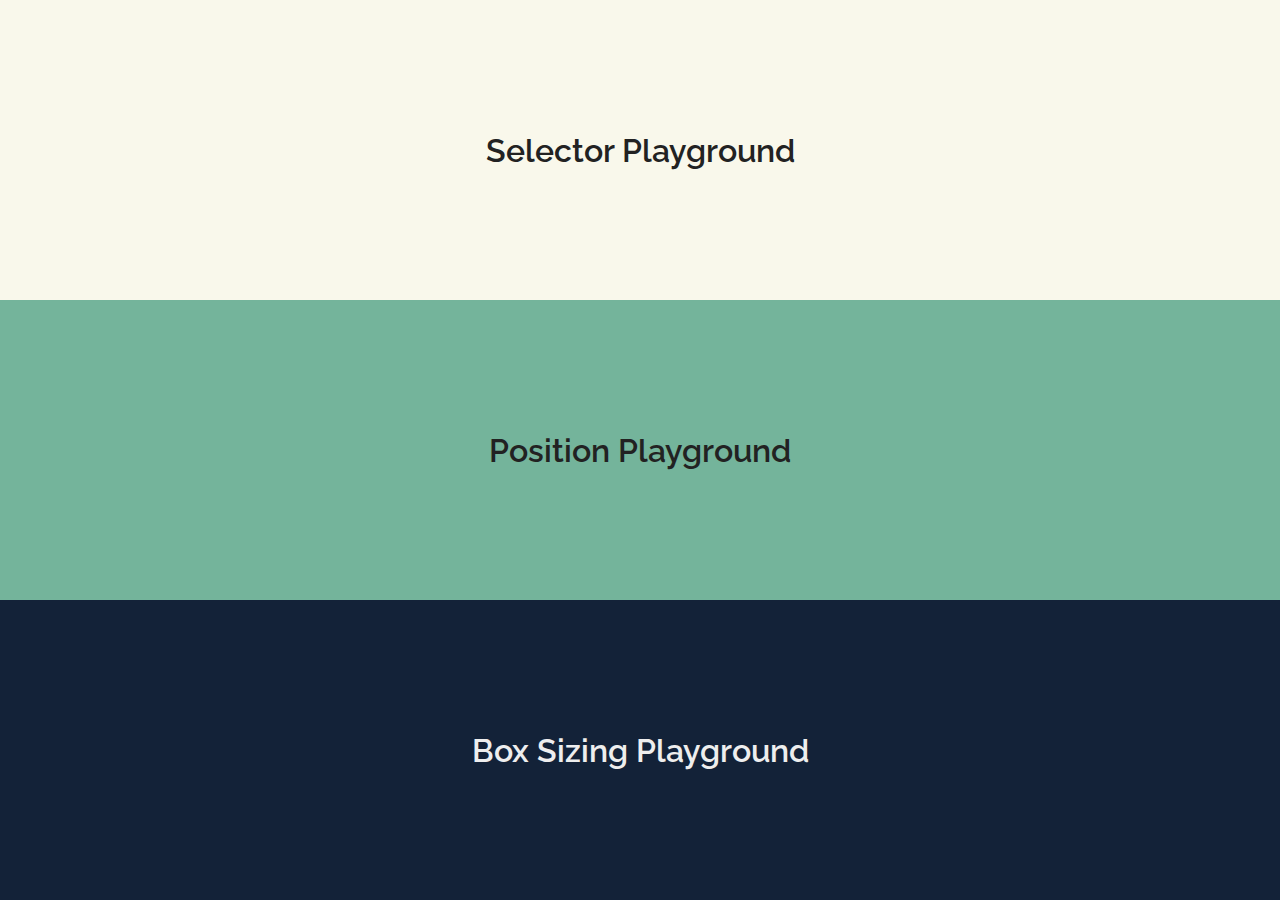
<file: index.html>
<!DOCTYPE html>
<html lang="en">
<head>
  <meta charset="UTF-8">
  <meta name="viewport" content="width=device-width, initial-scale=1.0">
  <meta http-equiv="X-UA-Compatible" content="ie=edge">
  <title>Playground</title>
  <link href="https://fonts.googleapis.com/css?family=Raleway:400,600" rel="stylesheet">

  <style>
    body {
      margin: 0;
      font-family: Raleway;
    }

    .container {
      display: flex;
      flex-direction: column;
      width: 100vw;
      height: 100vh;
    }

    .section {
      display: flex;
      justify-content: center;
      align-items: center;
      flex: 1;
    }

    .selector {
      background: #f9f8eb;
      color: #222;
    }

    .position {
      background: #74b49b;
      color: #222;
    }

    .box {
      color: #eee;
      background: #132238;
    }

    a {
      color: inherit;
      font-weight: 600;
      font-size: 2em;
      text-decoration: none;
    }
  </style>
</head>
<body>
  <div class="container">
    <a class="section selector" href="./selector.html">Selector Playground</a>
    <a class="section position" href="./position.html">Position Playground</a>
    <a class="section box" href="./box.html">Box Sizing Playground</a>
  </div>
</body>
</html>
</file>
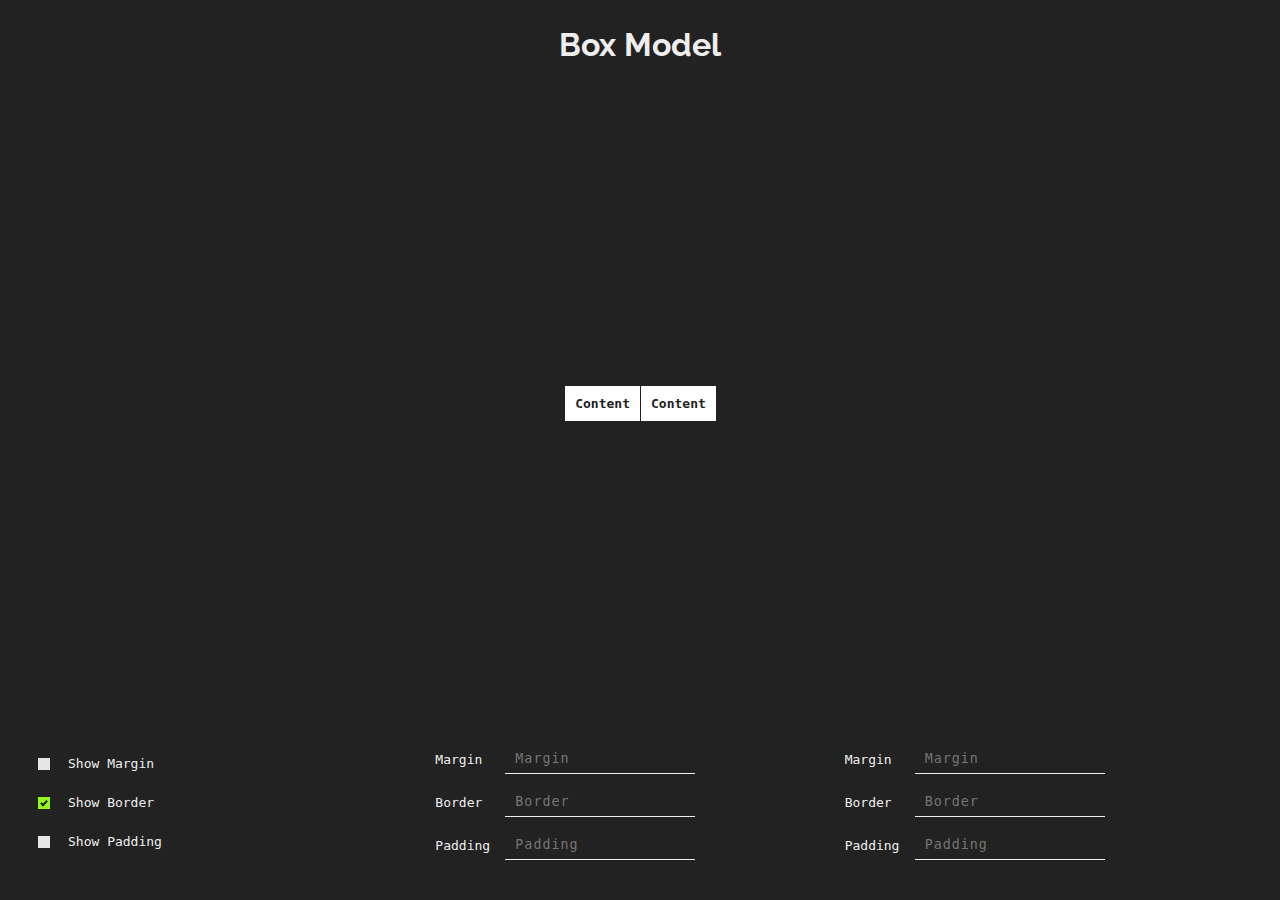
<file: box.html>
<!DOCTYPE html>
<html lang="en">

<head>
  <meta charset="UTF-8">
  <meta name="viewport" content="width=device-width, initial-scale=1.0">
  <meta http-equiv="X-UA-Compatible" content="ie=edge">
  <title>Document</title>
  <link rel="stylesheet" href="./box.css">
  <link href="https://fonts.googleapis.com/css?family=Raleway:400,600" rel="stylesheet">
</head>

<body>
  <h1 class="title">Box Model</h1>
  <div class="container">
    <div class="box-container" id="left">
      <div class="margin">
        <div class="el">
          <div class="border">
            <div class="el">

              <div class="padding">
                <div class="content">
                  Content
                </div>
              </div>
            </div>
          </div>
        </div>
      </div>
    </div>
    <div class="box-container" id="right">
      <div class="margin">
        <div class="el">
          <div class="border">
            <div class="el">
              <div class="padding">
                <div class="content">
                  Content
                </div>
              </div>
            </div>
          </div>
        </div>
      </div>
    </div>
  </div>
  <div class="control-panel">
    <div class="visibility panel">
      <label class="margin-chk control control--checkbox">
        Show Margin
        <input type="checkbox" data-type="margin" onchange="onVisibilityChange(event.target.checked, 'margin')">
        <div class="control__indicator"></div>
      </label>
      <label class="border-chk control control--checkbox">
        Show Border
        <input type="checkbox" data-type="border" onchange="onVisibilityChange(event.target.checked, 'border')" checked="checked">
        <div class="control__indicator"></div>
      </label>
      <label class="padding-chk control control--checkbox">
        Show Padding
        <input type="checkbox" data-type="padding" onchange="onVisibilityChange(event.target.checked, 'padding')">
        <div class="control__indicator"></div>
      </label>

    </div>
    <div class="left panel">
      <div class="group">
        <label class="label" for="">Margin</label>
        <input id="left-margin-input" onchange="onChange(event, 'left', 'margin')" class="input" placeholder="Margin"
          type="text">
      </div>
      <div class="group">
        <label class="label" for="">Border</label>
        <input id="left-border-input" onchange="onChange(event, 'left', 'border')" class="input" placeholder="Border"
          type="text">
      </div>
      <div class="group">
        <label class="label" for="">Padding</label>
        <input id="left-padding-input" onchange="onChange(event, 'left', 'padding')" class="input" placeholder="Padding"
          type="text">
      </div>
    </div>

    <div class="right panel">
      <div class="group">
        <label class="label" for="">Margin</label>
        <input id="right-margin-input" onchange="onChange(event, 'right', 'margin')" class="input" placeholder="Margin"
          type="text">
      </div>
      <div class="group">
        <label class="label" for="">Border</label>
        <input id="right-border-input" onchange="onChange(event, 'right', 'border')" class="input" placeholder="Border"
          type="text">
      </div>
      <div class="group">
        <label class="label" for="">Padding</label>
        <input id="right-padding-input" onchange="onChange(event, 'right', 'padding')" class="input" placeholder="Padding"
          type="text">
      </div>
    </div>
  </div>

  <script src="./box.js"></script>
</body>

</html>
</file>
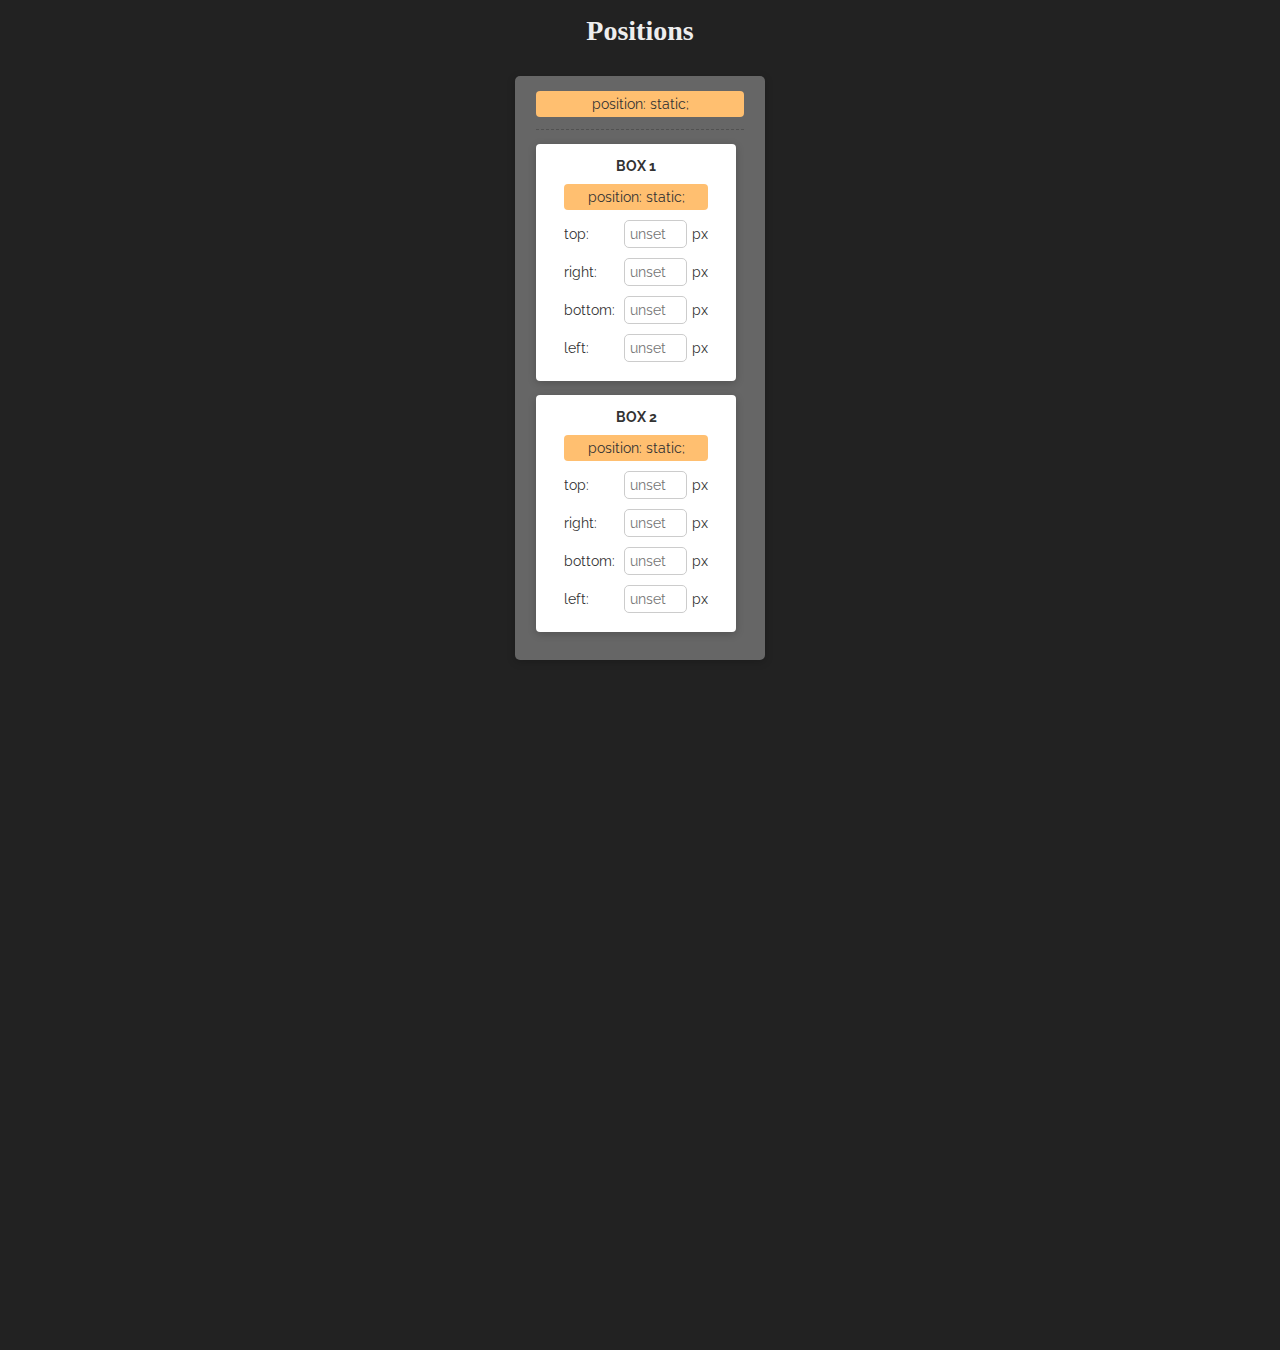
<file: position.html>
<!DOCTYPE HTML>
<html>

<head>
  <title>Position</title>
  <link rel="stylesheet" href="position.css">
  <link href="https://fonts.googleapis.com/css?family=Raleway:400,600" rel="stylesheet">
</head>

<body>
  <section class="container">
    <header class="header">
      <h1 class="page-title">Positions</h1>
    </header>

    <section id="parents" class="parents">
      <section id="parent" class="parent">
        <button onclick="togglePosition(event);" class="type position" data-for="parent">position: static;</button>
        <hr />
        <div id="box" class="child">
            <h2 class="box-title">BOX 1</h2>
          <button onclick="togglePosition(event);" class="type position" data-for="box">position: static;</button>
          <div class="input-container top">
            <label>top:</label>
            <input onkeyup="onChange(event, 'top', 'box') " onchange="onChange(event, 'top', 'box') " class="input" id="top" placeholder="unset" type="number">
            <span class="px">px</span>
          </div>
          <div class="input-container right">
            <label>right:</label>
            <input onkeyup="onChange(event, 'right', 'box') " onchange="onChange(event, 'right', 'box') " class="input" id="right" placeholder="unset" type="number">
            <span class="px">px</span>
          </div>
          <div class="input-container bottom">
            <label>bottom:</label>
            <input onkeyup="onChange(event, 'bottom', 'box') " onchange="onChange(event, 'bottom', 'box') " class="input" id="bottom" placeholder="unset" type="number">
            <span class="px">px</span>
          </div>
          <div class="input-container left">
            <label>left:</label>
            <input onkeyup="onChange(event, 'left', 'box') " onchange="onChange(event, 'left', 'box') " class="input" id="left" placeholder="unset" type="number">
            <span class="px">px</span>
          </div>
        </div>
        <div id="box-2" class="child">
          <h2 class="box-title">BOX 2</h2>
          <button onclick="togglePosition(event);" class="type position" data-for="box-2">position: static;</button>
          <div class="input-container top">
            <label>top:</label>
            <input onkeyup="onChange(event, 'top', 'box-2') " onchange="onChange(event, 'top', 'box-2') " class="input" id="top" placeholder="unset" type="number">
            <span class="px">px</span>
          </div>
          <div class="input-container right">
            <label>right:</label>
            <input onkeyup="onChange(event, 'right', 'box-2') " onchange="onChange(event, 'right', 'box-2') " class="input" id="right" placeholder="unset" type="number">
            <span class="px">px</span>
          </div>
          <div class="input-container bottom">
            <label>bottom:</label>
            <input onkeyup="onChange(event, 'bottom', 'box-2') " onchange="onChange(event, 'bottom', 'box-2') " class="input" id="bottom" placeholder="unset" type="number">
            <span class="px">px</span>
          </div>
          <div class="input-container left">
            <label>left:</label>
            <input onkeyup="onChange(event, 'left', 'box-2') " onchange="onChange(event, 'left', 'box-2') " class="input" id="left" placeholder="unset" type="number">
            <span class="px">px</span>
          </div>
        </div>
      </section>
    </section>

  </section>
  <script src="position.js"></script>
</body>

</html>
</file>
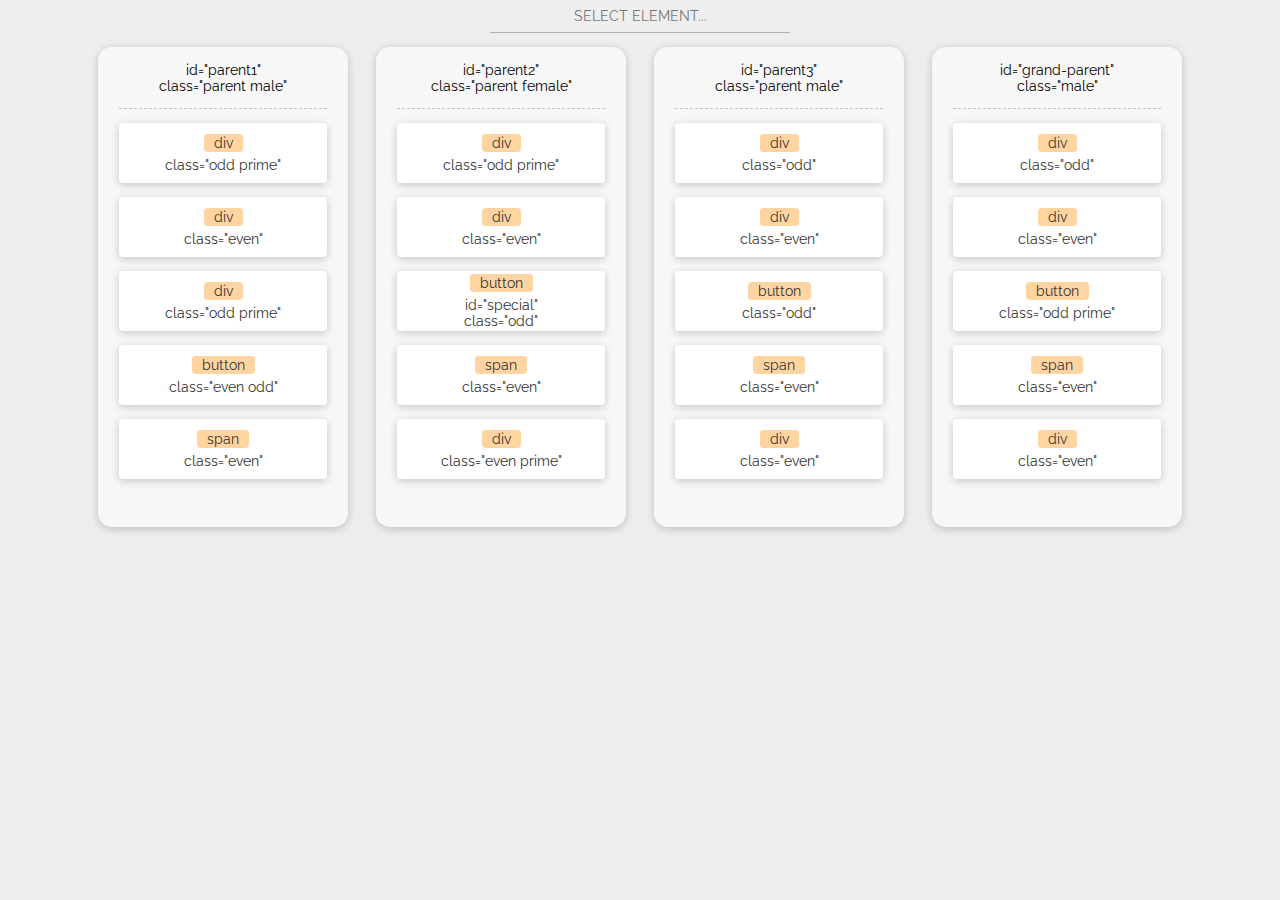
<file: selector.html>
<!DOCTYPE HTML>
<html>

  <head>
    <title>Frontend Web Development</title>
    <link rel="stylesheet" href="selector.css">
    <link href="https://fonts.googleapis.com/css?family=Raleway:400,600" rel="stylesheet">
  </head>

  <body>
    <h class="container">
      <header class="header">
        <!-- <h1 class="page-title">CSS Selectors Playground</h1> -->
        <input id="txtSelector" type="text" name="selector" placeholder="SELECT ELEMENT...">
      </header>

      <section id="parents" class="parents">
        <section id="parent1" class="parent male">
          <span class="parent-title">id="parent1"<br />class="parent male"</span>
          <hr />
          <section class="children">
            <div class="child odd prime"><span class="type">div</span>class="odd prime"</div>
            <div class="child even"><span class="type">div</span>class="even"</div>
            <div class="child odd prime"><span class="type">div</span>class="odd prime"</div>
            <button class="child even odd"><span class="type">button</span>class="even odd"</button>
            <span class="child even"><span class="type">span</span>class="even"</span>
          </section>
        </section>
        <section id="parent2" class="parent female">
          <span class="parent-title">id="parent2"<br />class="parent female"</span>
          <hr />
          <section class="children">
            <div class="child odd prime"><span class="type">div</span>class="odd prime"</div>
            <div class="child even"><span class="type">div</span>class="even"</div>
            <button id="special" class="child odd"><span class="type">button</span>id="special"<br />class="odd"</button>
            <span class="child even"><span class="type">span</span>class="even"</span>
            <div class="child even prime"><span class="type">div</span>class="even prime"</div>
          </section>
        </section>
        <section id="parent3" class="parent male">
          <span class="parent-title">id="parent3"<br />class="parent male"</span>
          <hr />
          <section class="children">
            <div class="child odd"><span class="type">div</span>class="odd"</div>
            <div class="child even"><span class="type">div</span>class="even"</div>
            <button class="child odd"><span class="type">button</span>class="odd"</button>
            <span class="child even"><span class="type">span</span>class="even"</span>
            <div class="child even"><span class="type">div</span>class="even"</div>
          </section>
        </section>
        <section id="grand-parent" class="male">
          <span class="parent-title">id="grand-parent"<br />class="male"</span>
          <hr />
          <section class="children">
            <div class="child odd"><span class="type">div</span>class="odd"</div>
            <div class="child even"><span class="type">div</span>class="even"</div>
            <button class="child odd prime"><span class="type">button</span>class="odd prime"</button>
            <span class="child even"><span class="type">span</span>class="even"</span>
            <div class="child even"><span class="type">div</span>class="even"</div>
          </section>
        </section>
      </section>
    </section>
    <script src="selector.js"></script>
  </body>

</html>
</file>
<file: box.css>
* {
  box-sizing: border-box;
}

body {
  color: #eee;
  background-color: #222;
  font-family: monospace;
  margin: 0;
  padding: 2em;
  height: 100vh;
  display: flex;
  flex-direction: column;
}

.title {
  font-size: 2em;
  font-family: Raleway;
  text-align: center;
  margin: 0;
}

.box-container {
  margin-left: 1px;
}

.container {
  display: flex;
  justify-content: center;
  align-items: center;
  flex: 1;
}

.margin {
  background: #ff7b00;
  display: flex;
  justify-content: center;
  align-items: center;
  padding: 0;
}

.el {
  background-color: white;
}

.padding {
  background: #fffb00;
  padding: 0;
  display: flex;
  flex: 1;
  height: 100%;
}

.border {
  padding: 0;
  background: #92fa1b;
  display: flex;
  flex: 1;
  height: 100%;
}

.content {
  background: #fff;
  flex: 1;
  height: 100%;
  display: flex;
  justify-content: center;
  align-items: center;
  font-weight: 600;
  padding: 10px;
  color: #222;
}

.control-panel {
  display: flex;
  flex-flow: row nowrap;
}

.visibility {
  display: flex;
  flex-flow: column nowrap;
  flex: 1;
}

.panel {
  display: flex;
  flex-flow: column nowrap;
  flex: 1;
  padding-bottom: 1px;
}

.group {
  display: flex;
  margin-bottom: 1em;
  align-items: center;
}

.label {
  min-width: 70px;
}

.left {

}

.right {

}

.input {
  padding: 7px 10px;
  background: transparent;
  border-width: 0 0 1px 0;
  color: #eee;
  letter-spacing: 1px;
  border-color: #eee;
  font-family: inherit;
}

.input:focus {
  border-color: #fc830a !important;
  outline: none;
}

.control {
  display: block;
  position: relative;
  padding-left: 30px;
  margin: 12px;
  cursor: pointer;
}

.control input {
  position: absolute;
  z-index: -1;
  opacity: 0;
  margin: 2em;
}
.control__indicator {
  position: absolute;
  top: 2px;
  left: 0;
  height: 12px;
  width: 12px;
  background: #e6e6e6;
}
.control--radio .control__indicator {
  border-radius: 50%;
}
.control:hover input ~ .control__indicator,
.control input:focus ~ .control__indicator {
  background: #ccc;
}
.control input:checked ~ .control__indicator {
  background: #2aa1c0;
}
/* .control:hover input:not([disabled]):checked ~ .control__indicator,
.control input:checked:focus ~ .control__indicator {
  background: #00cbfd;
} */
.control input:disabled ~ .control__indicator {
  background: #e6e6e6;
  opacity: 0.6;
  pointer-events: none;
}

.control__indicator:after {
  content: '';
  position: absolute;
  display: none;
}

.control input:checked ~ .control__indicator:after {
  display: block;
}

.control--checkbox .control__indicator:after {
  left: 4px;
  top: 2px;
  width: 2px;
  height: 5px;
  border: solid #222;
  border-width: 0 2px 2px 0;
  transform: rotate(45deg);
}

.control--checkbox input:disabled ~ .control__indicator:after {
  border-color: #7b7b7b;
}

.margin-chk input:checked ~ .control__indicator {
  background: #ff7b00;
}

.padding-chk input:checked ~ .control__indicator {
  background: #fffb00;
}

.border-chk input:checked ~ .control__indicator {
  background: #92fa1b;
}
</file>
<file: position.css>
* {
  box-sizing: border-box;
  font-family: inherit;
  font-size: inherit;
}

html,
body {
  height: 100%;
  width: 100%;
  margin: 0;
  padding: 0;
}

body {
  background: #222;
  font-size: 14px;
  font-family: Raleway;
  height: 150vh;
}

.parents {
  display: flex;
  justify-content: center;
  align-items: center;
  flex-wrap: wrap;
  width: 100%;
}

.container {
  display: flex;
  flex-flow: row wrap;
  justify-content: center;
  /* align-items: center; */
  width: 100%;
}

.parent {
  top: 0;
  left: 0;
  flex: 0 0 250px;
  display: flex;
  flex-flow: column wrap;
  background: #666;
  color: #fff;
  padding: 1.1em 1.5em 1em 1.5em;
  box-shadow: 0 2px 8px rgba(0, 0, 0, .2);
  border-radius: 5px;
  transition: .5s transform, .5s background, .5s box-shadow;
  margin: 1em;
}

.parent-title {
  display: block;
  text-align: center;
  font-size: 20px;
  font-weight: bold;
  margin-bottom: .5em;
}

hr {
  margin-bottom: 1em;
  width: 100%;
  border: 0;
  border-bottom: 1px dashed rgba(0, 0, 0, .2);
}

.child {
  color: #333;
  flex-direction: column;
  background: white;
  padding: 1em 2em;
  display: flex;
  justify-content: center;
  /* align-items: center; */
  box-shadow: 0 2px 8px rgba(0, 0, 0, .2);
  margin-bottom: 1em;
  border-radius: 4px;
  border: 0;
  text-align: center;
  transition: .5s transform, .5s background, .5s box-shadow;
  width: 200px;
}

.px {
  margin-left: 5px;
}

.box-title {
  margin-top: 0;
  margin-bottom: 10px;
}

.input-container {
  display: flex;
  text-align: left;
  margin: 5px 0;
  align-items: center;
}

.input-container label {
  min-width: 60px;
}

.input {
  display: inline-block;
  width: 100%;
  padding: 5px;
  border-radius: 5px;
  border: 1px solid #ccc;
}


.type {
  background: #ffbf70;
  border: 0;
  text-align: center;
  color: #333;
  padding: 5px 10px;
  margin-bottom: 5px;
  border-radius: 4px;
  outline: none !important;
}

.type:hover {
  background: #ffd097;
}

.page-title {
  color: #eee;
  font-size: 2em;
  font-family: Segoe UI Light;
  margin: 15px;
}
</file>
<file: selector.css>
* {
  box-sizing: border-box;
  font-family: inherit;
  font-size: inherit;
}

html,
body {
  height: 100%;
  width: 100%;
  margin: 0;
  padding: 0;
}

body {
  background: #eee;
  font-size: 14px;
  font-family: Raleway;
}

.parents {
  display: flex;
  justify-content: center;
  align-items: center;
  flex-wrap: wrap;
  width: 100%;
}

.container {
  display: flex;
  flex-flow: row wrap;
  justify-content: center;
  align-items: center;
  width: 100%;
}

.actions {
  display: flex;
  flex-flow: column;
  justify-content: center;
  align-items: center;
  width: 100%;
  padding: 1em 0 1em;
}

#grand-parent,
.parent {
  flex: 0 0 250px;
  display: flex;
  flex-flow: column wrap;
  background: rgba(255, 255, 255, 0.5);
  padding: 1.1em 1.5em 1em 1.5em;
  box-shadow: 0 2px 8px rgba(0, 0, 0, .2);
  border-radius: 1em;
  transition: .5s transform, .5s background, .5s box-shadow;
  margin: 1em;
  min-height: 480px;
}

.parent-title {
  display: block;
  text-align: center;
  margin-bottom: .5em;
}

hr {
  margin-bottom: 1em;
  width: 100%;
  border: 0;
  border-bottom: 1px dashed rgba(0, 0, 0, .2);
}

.child {
  color: #333;
  flex-direction: column;
  background: white;
  height: 60px;
  display: flex;
  justify-content: center;
  align-items: center;
  box-shadow: 0 2px 8px rgba(0, 0, 0, .2);
  margin-bottom: 1em;
  border-radius: 4px;
  border: 0;
  flex: 1;
  width: 100%;
  text-align: center;
  transition: .5s transform, .5s background, .5s box-shadow;
}

.child.selected {
  background: #fc830a !important;
  box-shadow: 0 5px 10px rgba(252, 131, 10, .5), inset 0 0px 25px rgba(255, 221, 43, 0.5) !important;
  color: white !important;
  transform: translate(0, -3px) !important;
}

.child.selected .type {
  background: rgba(255, 255, 255, .9) !important;
}

.type {
  background: #ffb3568f;
  color: #333;
  padding: 1px 10px;
  margin-bottom: 5px;
  border-radius: 4px;
}

.grand-parent.selected,
.parent.selected {
  border: 1px dashed #fc830a;
  box-shadow: 0 2px 10px rgba(252, 131, 10, .5);
  transform: translate(0, -3px) !important;
}

#txtSelector {
  padding: 8px 10px;
  background: transparent;
  border-width: 0 0 1px 0;
  border-color: rgba(0, 0, 0, .4);
  width: 300px;
  text-align: center;
}

#txtSelector:focus {
  border-color: #fc830a !important;
  outline: none;
}

.page-title {
  font-size: 2em;
  font-family: Segoe UI Light;
  margin: 15px;
}
</file>
